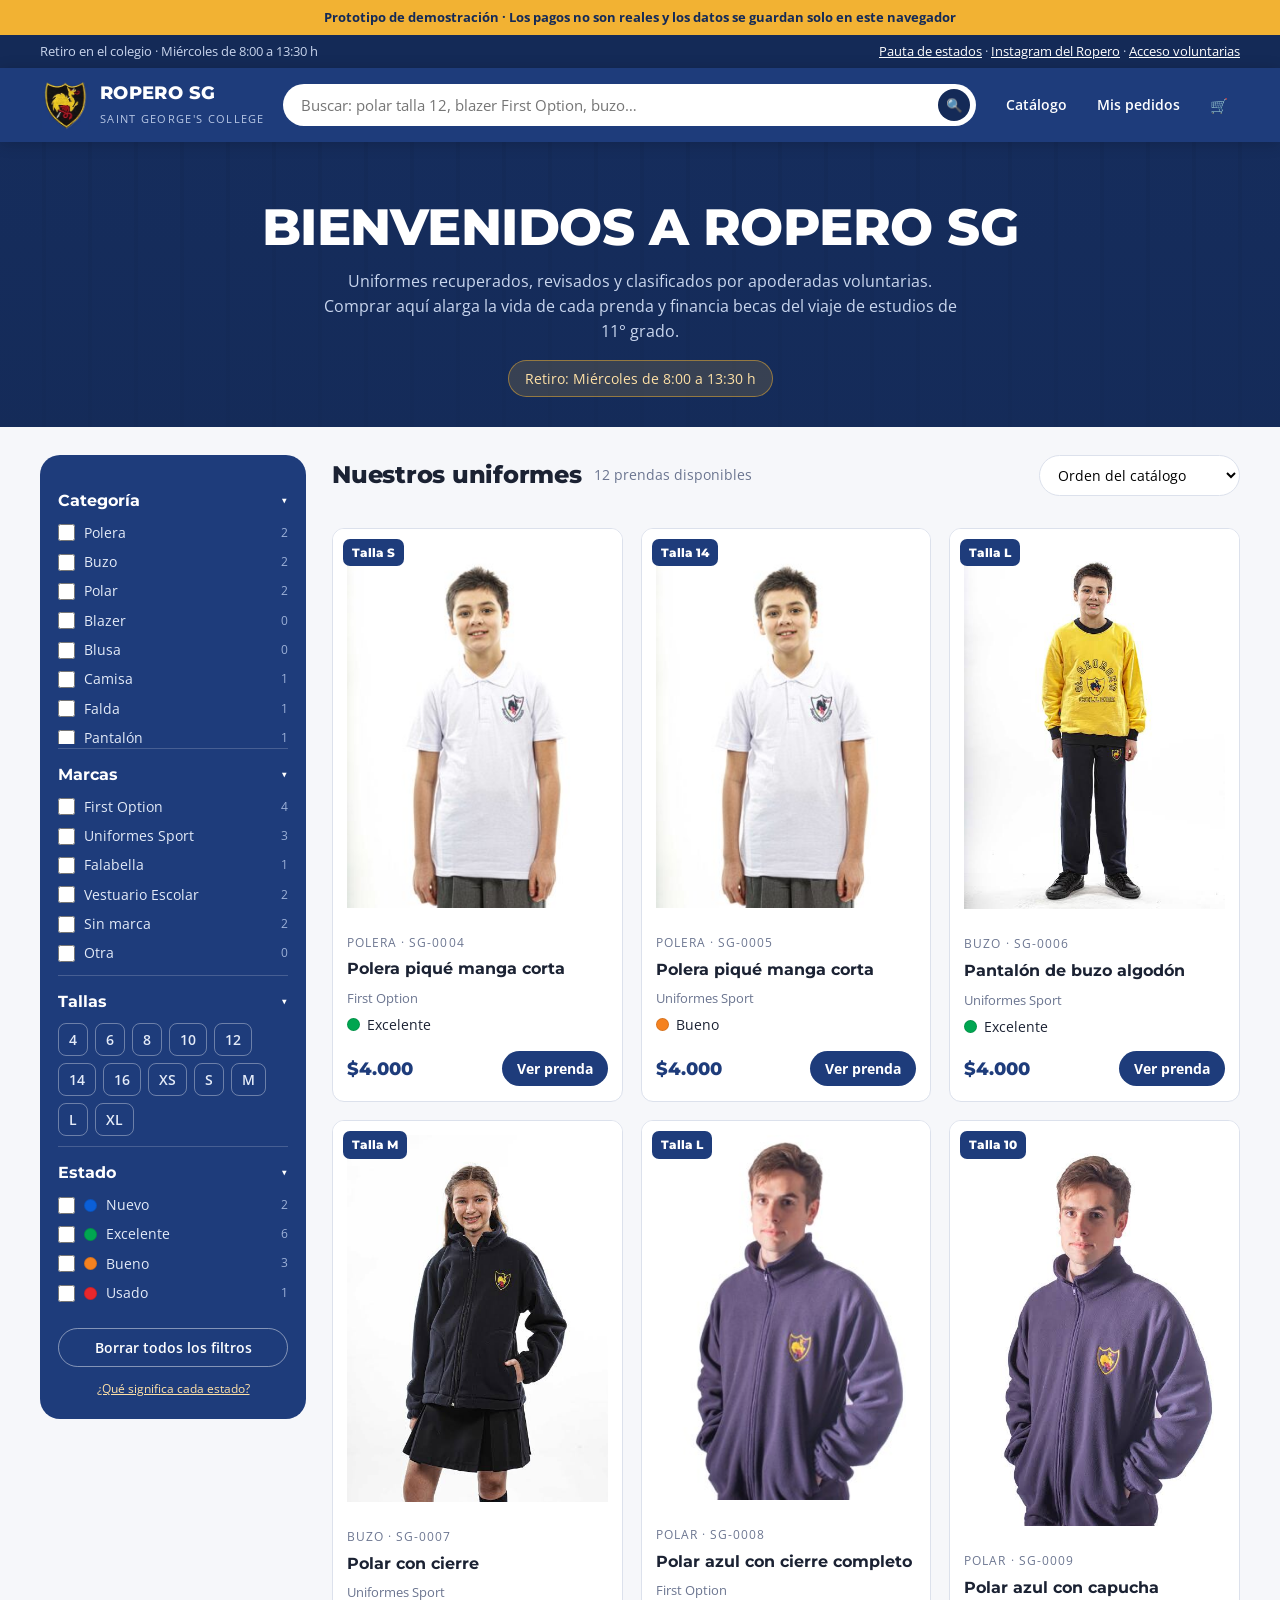
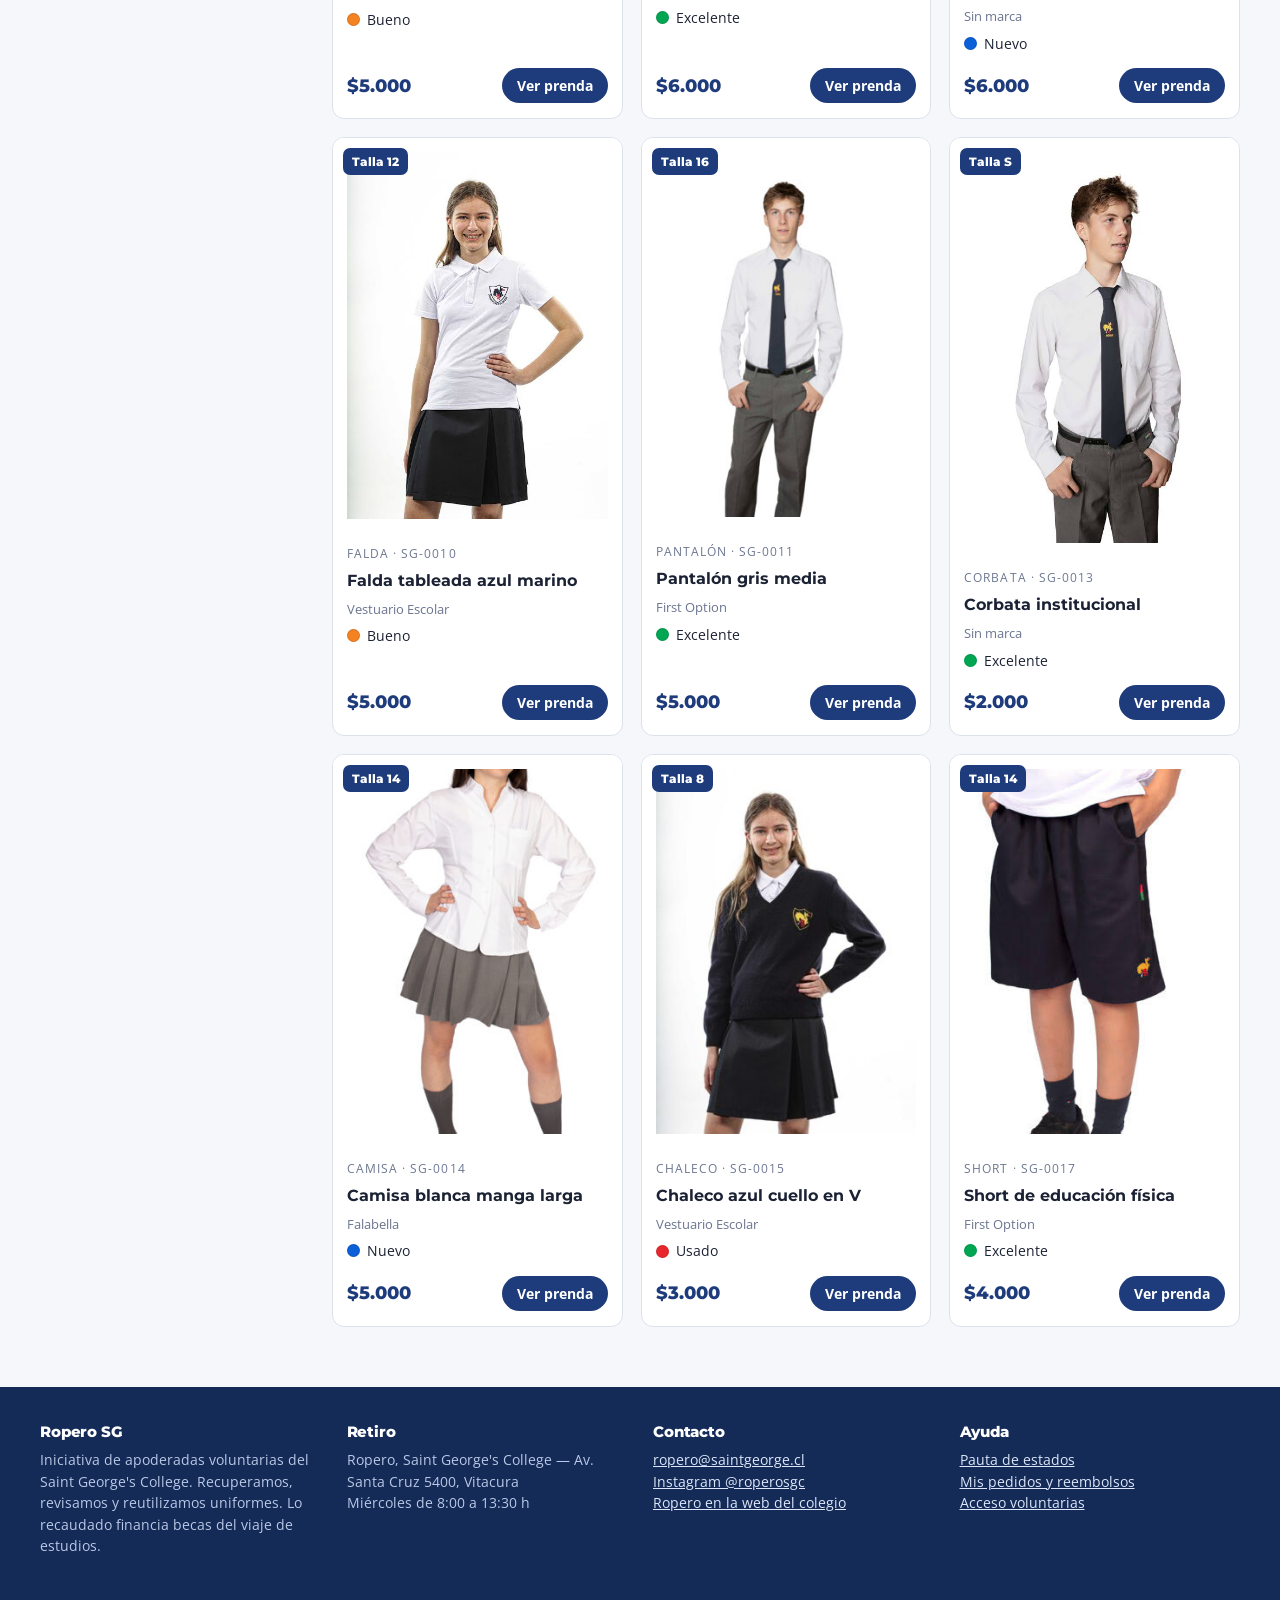
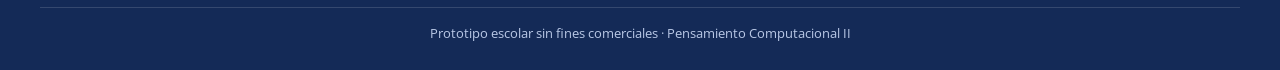
<file: index.html>
<!DOCTYPE html>
<html lang="es-CL">
<head>
<meta charset="UTF-8">
<meta name="viewport" content="width=device-width, initial-scale=1">
<title>Ropero SG — Uniformes de segunda mano | Saint George's College</title>
<meta name="description" content="Compra online de uniformes recuperados del Saint George's College. Filtra por tipo, marca, talla y estado.">
<link rel="preconnect" href="https://fonts.googleapis.com">
<link rel="preconnect" href="https://fonts.gstatic.com" crossorigin>
<link href="https://fonts.googleapis.com/css2?family=Montserrat:wght@600;700;800&family=Open+Sans:wght@400;600;700&display=swap" rel="stylesheet">
<link rel="stylesheet" href="css/estilos.css">
</head>
<body>

<div class="cinta-demo">
  Prototipo de demostración · Los pagos no son reales y los datos se guardan solo en este navegador
</div>

<div class="barra-superior">
  <div class="contenedor">
    <span>Retiro en el colegio · <span class="js-horario"></span></span>
    <span>
      <a href="pauta.html">Pauta de estados</a> ·
      <a class="js-instagram" href="#" target="_blank" rel="noopener">Instagram del Ropero</a> ·
      <a href="admin.html">Acceso voluntarias</a>
    </span>
  </div>
</div>

<header class="cabecera">
  <div class="contenedor">
    <a class="marca" href="index.html">
      <img class="escudo" src="images/Logobordadosgc.jpg" alt="Logo SG">
      <span>
        <span class="nombre">ROPERO SG</span><br>
        <span class="bajada">Saint George's College</span>
      </span>
    </a>

    <div class="buscador">
      <label class="solo-lectores" for="campoBusqueda">Buscar prendas</label>
      <input id="campoBusqueda" type="search" placeholder="Buscar: polar talla 12, blazer First Option, buzo…">
      <button class="lupa" onclick="pintarCatalogo()" aria-label="Buscar">🔍</button>
    </div>

    <nav class="menu">
      <a href="#" onclick="irACatalogo();return false;">Catálogo</a>
      <a href="#" onclick="irAPedidos();return false;">Mis pedidos</a>
      <button class="btn-carrito" onclick="abrirCarrito()" aria-label="Abrir carrito">
        🛒 <span id="contadorCarrito" class="contador" style="display:none">0</span>
      </button>
    </nav>
  </div>
</header>

<!-- ==================== VISTA: CATÁLOGO ==================== -->
<main id="vistaCatalogo" class="vista">

  <section class="portada">
    <div class="contenedor">
      <h1 id="tituloPortada">Bienvenidos a Ropero SG</h1>
      <p id="textoPortada"></p>
      <span class="destino" id="horarioPortada"></span>
    </div>
  </section>

  <div class="contenedor">
    <div class="catalogo">

      <aside class="filtros" id="panelFiltros" aria-label="Filtros"></aside>

      <section>
        <div class="barra-resultados">
          <h2>Nuestros uniformes</h2>
          <span class="conteo" id="conteo"></span>
          <button id="btnFiltrosMovil" class="btn btn-linea btn-chico"
            onclick="document.getElementById('panelFiltros').classList.toggle('plegado')">Filtros</button>
          <label class="solo-lectores" for="ordenar">Ordenar por</label>
          <select id="ordenar">
            <option value="recientes">Orden del catálogo</option>
            <option value="precio-asc">Precio: menor a mayor</option>
            <option value="precio-desc">Precio: mayor a menor</option>
            <option value="talla">Talla</option>
            <option value="estado">Mejor estado primero</option>
          </select>
        </div>

        <div class="chips" id="chipsFiltros"></div>
        <div class="grilla" id="grillaPrendas"></div>
      </section>

    </div>
  </div>
</main>

<!-- ==================== VISTA: CHECKOUT ==================== -->
<main id="vistaCheckout" class="vista oculto">
  <div class="contenedor">

    <div class="pasos">
      <span class="paso listo"><span class="n">1</span> Carrito</span>
      <span class="paso activo"><span class="n">2</span> Entrega y pago</span>
      <span class="paso"><span class="n">3</span> Completar pedido</span>
    </div>

    <div class="columnas">
      <div>

        <div class="caja">
          <h3>¿Quién compra?</h3>
          <p class="ayuda">Usamos estos datos solo para avisarte del retiro.</p>
          <div class="campo">
            <label for="compNombre">Nombre del apoderado o apoderada</label>
            <input id="compNombre" placeholder="Nombre y apellido">
          </div>
          <div class="dos">
            <div class="campo">
              <label for="compCorreo">Correo electrónico</label>
              <input id="compCorreo" type="email" placeholder="nombre@correo.cl">
              <p class="pista">Aquí llega el comprobante y el número de pedido.</p>
            </div>
            <div class="campo">
              <label for="compFono">Teléfono</label>
              <input id="compFono" type="tel" placeholder="+56 9 ...">
            </div>
          </div>
        </div>

        <div class="caja">
          <h3>¿Quién retira la prenda?</h3>
          <p class="ayuda">Retiro presencial en <span class="js-lugar"></span>. <span class="js-horario"></span>.</p>

          <label class="opcion">
            <input type="radio" name="retira" value="apoderado" checked onchange="cambiarRetiro()">
            <span><span class="t">Retira el apoderado o apoderada</span>
            <span class="d">La misma persona que hace la compra.</span></span>
          </label>

          <label class="opcion">
            <input type="radio" name="retira" value="estudiante" onchange="cambiarRetiro()">
            <span><span class="t">Retira el o la estudiante</span>
            <span class="d">Puede pasar en horario de recreo o a la salida.</span></span>
          </label>

          <label class="opcion">
            <input type="radio" name="retira" value="tercero" onchange="cambiarRetiro()">
            <span><span class="t">Retira otra persona</span>
            <span class="d">Nana, abuelo, otro apoderado. Debe presentar su carnet.</span></span>
          </label>

          <div id="datosEstudiante" class="oculto dos" style="margin-top:14px">
            <div class="campo"><label for="estNombre">Nombre del estudiante</label>
              <input id="estNombre" placeholder="Nombre y apellido"></div>
            <div class="campo"><label for="estCurso">Curso</label>
              <input id="estCurso" placeholder="Ej: 7°B"></div>
          </div>

          <div id="datosTercero" class="oculto dos" style="margin-top:14px">
            <div class="campo"><label for="terNombre">Nombre de quien retira</label>
              <input id="terNombre" placeholder="Nombre y apellido"></div>
            <div class="campo"><label for="terRut">RUT</label>
              <input id="terRut" placeholder="12.345.678-9"></div>
          </div>
        </div>

        <div class="caja">
          <h3>¿Cómo quieres pagar?</h3>
          <p class="ayuda">Todo lo recaudado va a las becas del viaje de estudios.</p>
          <div id="opcionesPago"></div>
        </div>

        <div style="display:flex;gap:11px;flex-wrap:wrap;margin-bottom:40px">
          <button class="btn btn-fantasma" onclick="irACatalogo()">← Seguir comprando</button>
          <button class="btn btn-dorado" onclick="confirmarPedido()">Confirmar pedido</button>
        </div>
      </div>

      <div class="resumen" id="resumenPedido"></div>
    </div>
  </div>
</main>

<!-- ==================== VISTA: CONFIRMACIÓN ==================== -->
<main id="vistaConfirmacion" class="vista oculto"></main>

<!-- ==================== VISTA: MIS PEDIDOS ==================== -->
<main id="vistaPedidos" class="vista oculto">
  <div class="contenedor" style="max-width:820px;padding-top:34px">
    <h2 style="font-size:1.7rem;margin-bottom:6px">Mis pedidos</h2>
    <p style="color:var(--tenue);margin-bottom:22px">
      Busca tu pedido con el número del comprobante y el correo que usaste al comprar.
      Desde aquí también puedes pedir un reembolso.
    </p>

    <div class="caja">
      <div class="dos">
        <div class="campo"><label for="buscarNumero">Número de pedido</label>
          <input id="buscarNumero" placeholder="RSG-2026-1001"></div>
        <div class="campo"><label for="buscarCorreo">Correo de la compra</label>
          <input id="buscarCorreo" type="email" placeholder="nombre@correo.cl"></div>
      </div>
      <button class="btn btn-azul" onclick="buscarPedido()">Buscar pedido</button>
    </div>

    <div id="resultadoPedidos"></div>

    <p style="padding-bottom:60px">
      <button class="btn btn-fantasma" onclick="irACatalogo()">← Volver al catálogo</button>
    </p>
  </div>
</main>

<footer class="pie">
  <div class="contenedor">
    <div>
      <h4>Ropero SG</h4>
      <p>Iniciativa de apoderadas voluntarias del Saint George's College. Recuperamos,
         revisamos y reutilizamos uniformes. Lo recaudado financia becas del viaje de estudios.</p>
    </div>
    <div>
      <h4>Retiro</h4>
      <p class="js-lugar"></p>
      <p class="js-horario"></p>
    </div>
    <div>
      <h4>Contacto</h4>
      <p><a class="js-correo" href="#"></a></p>
      <p><a class="js-instagram" href="#" target="_blank" rel="noopener">Instagram @roperosgc</a></p>
      <p><a href="https://saintgeorge.cl/familia/ropero/" target="_blank" rel="noopener">Ropero en la web del colegio</a></p>
    </div>
    <div>
      <h4>Ayuda</h4>
      <p><a href="pauta.html">Pauta de estados</a></p>
      <p><a href="#" onclick="irAPedidos();return false;">Mis pedidos y reembolsos</a></p>
      <p><a href="admin.html">Acceso voluntarias</a></p>
    </div>
    <div class="legal" style="grid-column:1/-1">
      Prototipo escolar sin fines comerciales · Pensamiento Computacional II
    </div>
  </div>
</footer>

<div id="capaModal"></div>
<div id="capaPanel"></div>

<script src="js/datos.js"></script>
<script src="js/tienda.js"></script>
</body>
</html>
</file>
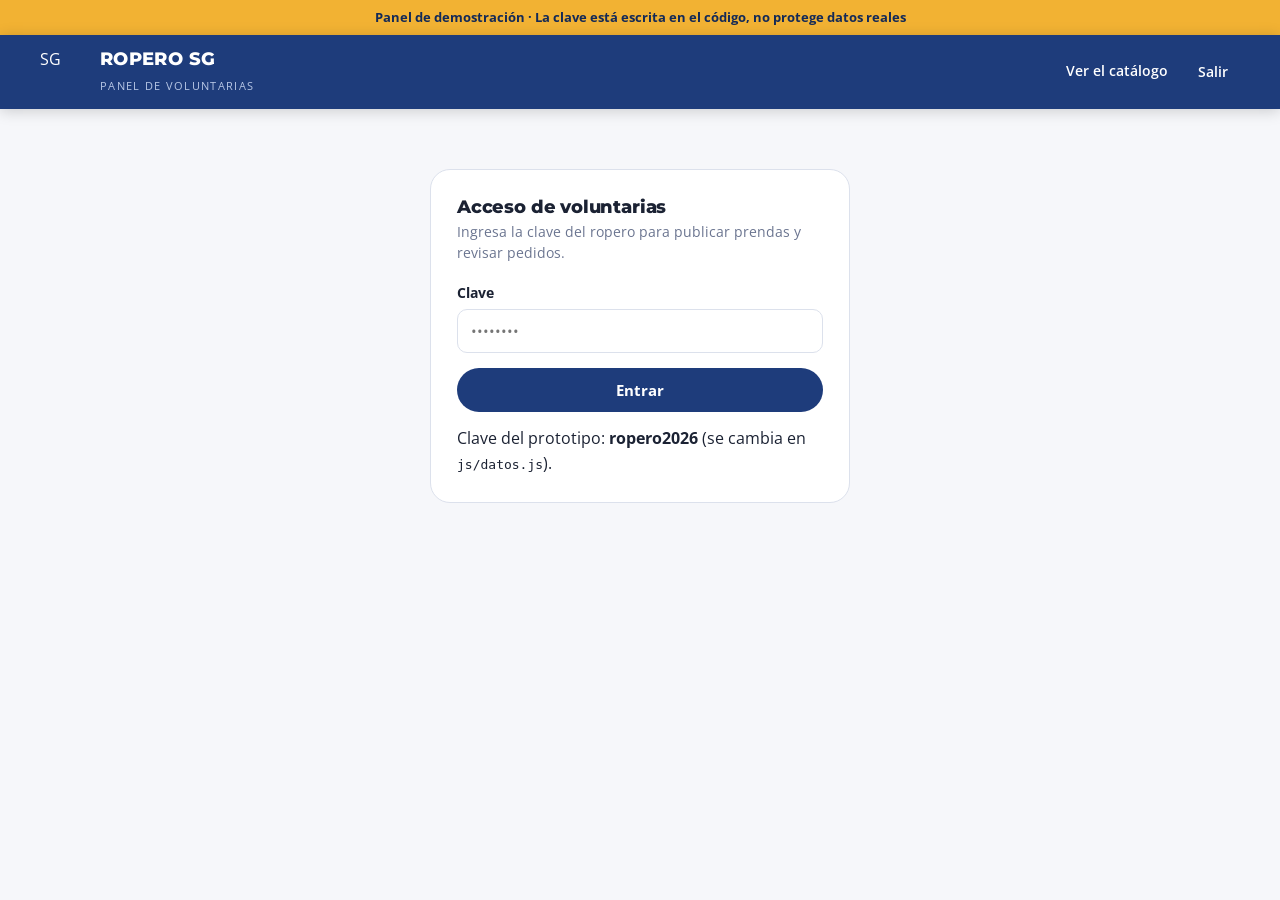
<file: admin.html>
<!DOCTYPE html>
<html lang="es-CL">
<head>
<meta charset="UTF-8">
<meta name="viewport" content="width=device-width, initial-scale=1">
<title>Panel del Ropero — Ropero SG</title>
<meta name="robots" content="noindex">
<link rel="preconnect" href="https://fonts.googleapis.com">
<link rel="preconnect" href="https://fonts.gstatic.com" crossorigin>
<link href="https://fonts.googleapis.com/css2?family=Montserrat:wght@600;700;800&family=Open+Sans:wght@400;600;700&display=swap" rel="stylesheet">
<link rel="stylesheet" href="css/estilos.css">
</head>
<body>

<div class="cinta-demo">
  Panel de demostración · La clave está escrita en el código, no protege datos reales
</div>

<header class="cabecera">
  <div class="contenedor">
    <a class="marca" href="index.html">
      <span class="escudo">SG</span>
      <span><span class="nombre">ROPERO SG</span><br>
      <span class="bajada">Panel de voluntarias</span></span>
    </a>
    <div style="flex:1"></div>
    <nav class="menu">
      <a href="index.html">Ver el catálogo</a>
      <button onclick="salir()">Salir</button>
    </nav>
  </div>
</header>

<!-- ==================== INGRESO ==================== -->
<main id="pantallaIngreso" class="contenedor" style="max-width:460px;padding-top:60px;padding-bottom:80px">
  <div class="caja">
    <h3>Acceso de voluntarias</h3>
    <p class="ayuda">Ingresa la clave del ropero para publicar prendas y revisar pedidos.</p>
    <div class="campo">
      <label for="claveIngreso">Clave</label>
      <input id="claveIngreso" type="password" placeholder="••••••••">
      <p class="pista" id="errorClave" style="color:var(--error)"></p>
    </div>
    <button class="btn btn-azul btn-ancho" onclick="entrar()">Entrar</button>
    <p class="pista" style="margin-top:14px">
      Clave del prototipo: <strong>ropero2026</strong> (se cambia en <code>js/datos.js</code>).
    </p>
  </div>
</main>

<!-- ==================== PANEL ==================== -->
<main id="panel" class="contenedor oculto" style="padding-top:26px;padding-bottom:70px">

  <h1 style="font-size:1.7rem;margin-bottom:4px">Panel del Ropero</h1>
  <p style="color:var(--tenue);margin-bottom:22px">
    Todo lo que hagas aquí se ve inmediatamente en el catálogo.
  </p>

  <div class="pestanas">
    <button data-p="prendas"    class="activa" onclick="pestana('prendas')">Prendas</button>
    <button data-p="nueva"                     onclick="pestana('nueva')">Agregar prenda</button>
    <button data-p="pedidos"                   onclick="pestana('pedidos')">Pedidos</button>
    <button data-p="reembolsos"                onclick="pestana('reembolsos')">Reembolsos</button>
    <button data-p="exportar"                  onclick="pestana('exportar')">Resumen y respaldo</button>
  </div>

  <!-- ---------- PRENDAS ---------- -->
  <section id="sec-prendas" class="seccion">
    <div style="display:flex;gap:12px;align-items:center;flex-wrap:wrap;margin-bottom:14px">
      <input id="filtroPrendas" placeholder="Buscar por código, nombre, marca o talla…"
             style="flex:1;min-width:220px;border:1px solid var(--borde);border-radius:10px;padding:11px 13px;font-family:var(--cuerpo)">
      <button class="btn btn-azul btn-chico" onclick="limpiarFormulario();pestana('nueva')">+ Agregar prenda</button>
    </div>
    <p style="color:var(--tenue);font-size:.87rem;margin-bottom:12px" id="totalPrendas"></p>
    <div class="tabla-marco" id="tablaPrendas"></div>
  </section>

  <!-- ---------- NUEVA PRENDA ---------- -->
  <section id="sec-nueva" class="seccion oculto">
    <div class="columnas">
      <div class="caja">
        <h3 id="tituloFormulario">Agregar una prenda</h3>
        <p class="ayuda">Los campos marcan exactamente lo que ve el apoderado en la ficha.</p>

        <div class="dos">
          <div class="campo"><label for="fCodigo">Código</label>
            <input id="fCodigo"><p class="pista">Se genera solo. Pégalo en la etiqueta física.</p></div>
          <div class="campo"><label for="fNombre">Nombre de la prenda</label>
            <input id="fNombre" placeholder="Ej: Polar azul con cierre completo"></div>
        </div>

        <div class="dos">
          <div class="campo"><label for="fTipo">Tipo de prenda</label><select id="fTipo"></select></div>
          <div class="campo"><label for="fMarca">Marca</label><select id="fMarca"></select></div>
        </div>

        <div class="dos">
          <div class="campo"><label for="fTalla">Talla</label><select id="fTalla"></select></div>
          <div class="campo"><label for="fEstado">Estado según la pauta</label><select id="fEstado"></select>
            <p class="pista"><a href="pauta.html" target="_blank">Revisar la pauta de estados</a></p></div>
        </div>

        <div class="dos">
          <div class="campo"><label for="fPrecio">Precio en pesos</label>
            <input id="fPrecio" type="number" min="0" step="500"></div>
          <div class="campo"><label for="fStock">Cantidad disponible</label>
            <input id="fStock" type="number" min="0" step="1"><p class="pista">Casi siempre 1: son prendas únicas.</p></div>
        </div>

        <div class="campo">
          <label for="fDetalle">Observaciones de la revisión</label>
          <textarea id="fDetalle" rows="3" placeholder="Ej: pilling leve en el cuello, insignia completa, cierre funcionando."></textarea>
          <p class="pista">Sé honesta con los defectos: evita reclamos y reembolsos.</p>
        </div>

        <div class="campo">
          <label for="fArchivo">Foto de la prenda</label>
          <input id="fArchivo" type="file" accept="image/*" onchange="previsualizar(this)">
          <p class="pista">Sobre fondo claro, prenda estirada. Máximo 900 KB.</p>
        </div>

        <div class="campo">
          <label for="fImagen">…o pega la ruta de una foto ya subida</label>
          <input id="fImagen" placeholder="img/polar-12.jpg">
        </div>

        <div id="vistaPrevia" style="margin-bottom:16px"></div>

        <label class="opcion">
          <input type="checkbox" id="fPublicado" checked>
          <span><span class="t">Publicar en el catálogo</span>
          <span class="d">Desmarca si todavía falta lavarla o fotografiarla.</span></span>
        </label>

        <div style="display:flex;gap:11px;flex-wrap:wrap;margin-top:16px">
          <button class="btn btn-azul" id="btnGuardar" onclick="guardarPrenda()">Guardar prenda</button>
          <button class="btn btn-fantasma" onclick="limpiarFormulario()">Limpiar formulario</button>
        </div>
      </div>

      <div class="caja">
        <h3>Cómo clasificar</h3>
        <p class="ayuda">Guía rápida para que todas usen el mismo criterio.</p>
        <ol style="padding-left:20px;display:flex;flex-direction:column;gap:9px;font-size:.9rem">
          <li>Revisa insignia, botones, cierres y bastas.</li>
          <li>Mira la prenda a contraluz: busca manchas y desgaste.</li>
          <li>Asigna el estado según la <a href="pauta.html" target="_blank">pauta</a>, sin excepciones.</li>
          <li>Toma la foto sobre fondo claro, prenda estirada.</li>
          <li>Escribe el defecto aunque sea chico.</li>
          <li>Pon el código impreso en la etiqueta física de la prenda.</li>
        </ol>
      </div>
    </div>
  </section>

  <!-- ---------- PEDIDOS ---------- -->
  <section id="sec-pedidos" class="seccion oculto">
    <p style="color:var(--tenue);font-size:.9rem;margin-bottom:14px">
      Lista de retiro. Antes de entregar, revisa el número de pedido y quién está autorizado a retirar.
    </p>
    <div class="tabla-marco" id="tablaPedidos"></div>
  </section>

  <!-- ---------- REEMBOLSOS ---------- -->
  <section id="sec-reembolsos" class="seccion oculto">
    <p style="color:var(--tenue);font-size:.9rem;margin-bottom:14px">
      Al aprobar un reembolso, las prendas vuelven automáticamente al catálogo.
    </p>
    <div id="listaReembolsos"></div>
  </section>

  <!-- ---------- EXPORTAR ---------- -->
  <section id="sec-exportar" class="seccion oculto">
    <div class="columnas">
      <div>
        <div class="caja">
          <h3>Guardar los cambios de verdad</h3>
          <p class="ayuda">Importante: lo que agregas en este panel se guarda en el navegador de este
            computador. Para que lo vea todo el mundo, descarga el archivo y súbelo a GitHub.</p>
          <ol style="padding-left:20px;display:flex;flex-direction:column;gap:8px;font-size:.9rem;margin-bottom:18px">
            <li>Aprieta "Descargar PRENDAS actualizado".</li>
            <li>Abre <code>js/datos.js</code> en Visual Studio Code.</li>
            <li>Reemplaza el bloque <code>const PRENDAS = [ … ];</code> por el del archivo descargado.</li>
            <li>Guarda y sube el cambio a GitHub.</li>
          </ol>
          <div style="display:flex;gap:11px;flex-wrap:wrap">
            <button class="btn btn-azul" onclick="exportarDatos()">Descargar PRENDAS actualizado</button>
            <button class="btn btn-linea" onclick="exportarVentas()">Descargar ventas en CSV</button>
          </div>
        </div>

        <div class="caja">
          <h3>Empezar de cero</h3>
          <p class="ayuda">Borra prendas, pedidos y carrito guardados en este navegador y vuelve
            a los datos originales de <code>js/datos.js</code>. Útil para demostrar el sitio.</p>
          <button class="btn btn-peligro" onclick="reiniciarTodo()">Reiniciar el prototipo</button>
        </div>
      </div>

      <div class="caja">
        <h3>Resumen</h3>
        <p class="ayuda">Cifras de este navegador.</p>
        <div id="resumenCifras"></div>
      </div>
    </div>
  </section>

</main>

<div id="aviso" style="display:none;position:fixed;left:50%;bottom:26px;transform:translateX(-50%);
  background:#142A57;color:#fff;padding:13px 22px;border-radius:999px;z-index:200;
  box-shadow:0 8px 24px rgba(0,0,0,.25);font-size:.9rem;max-width:90vw;text-align:center"></div>

<script src="js/datos.js"></script>
<script src="js/admin.js"></script>
</body>
</html>
</file>
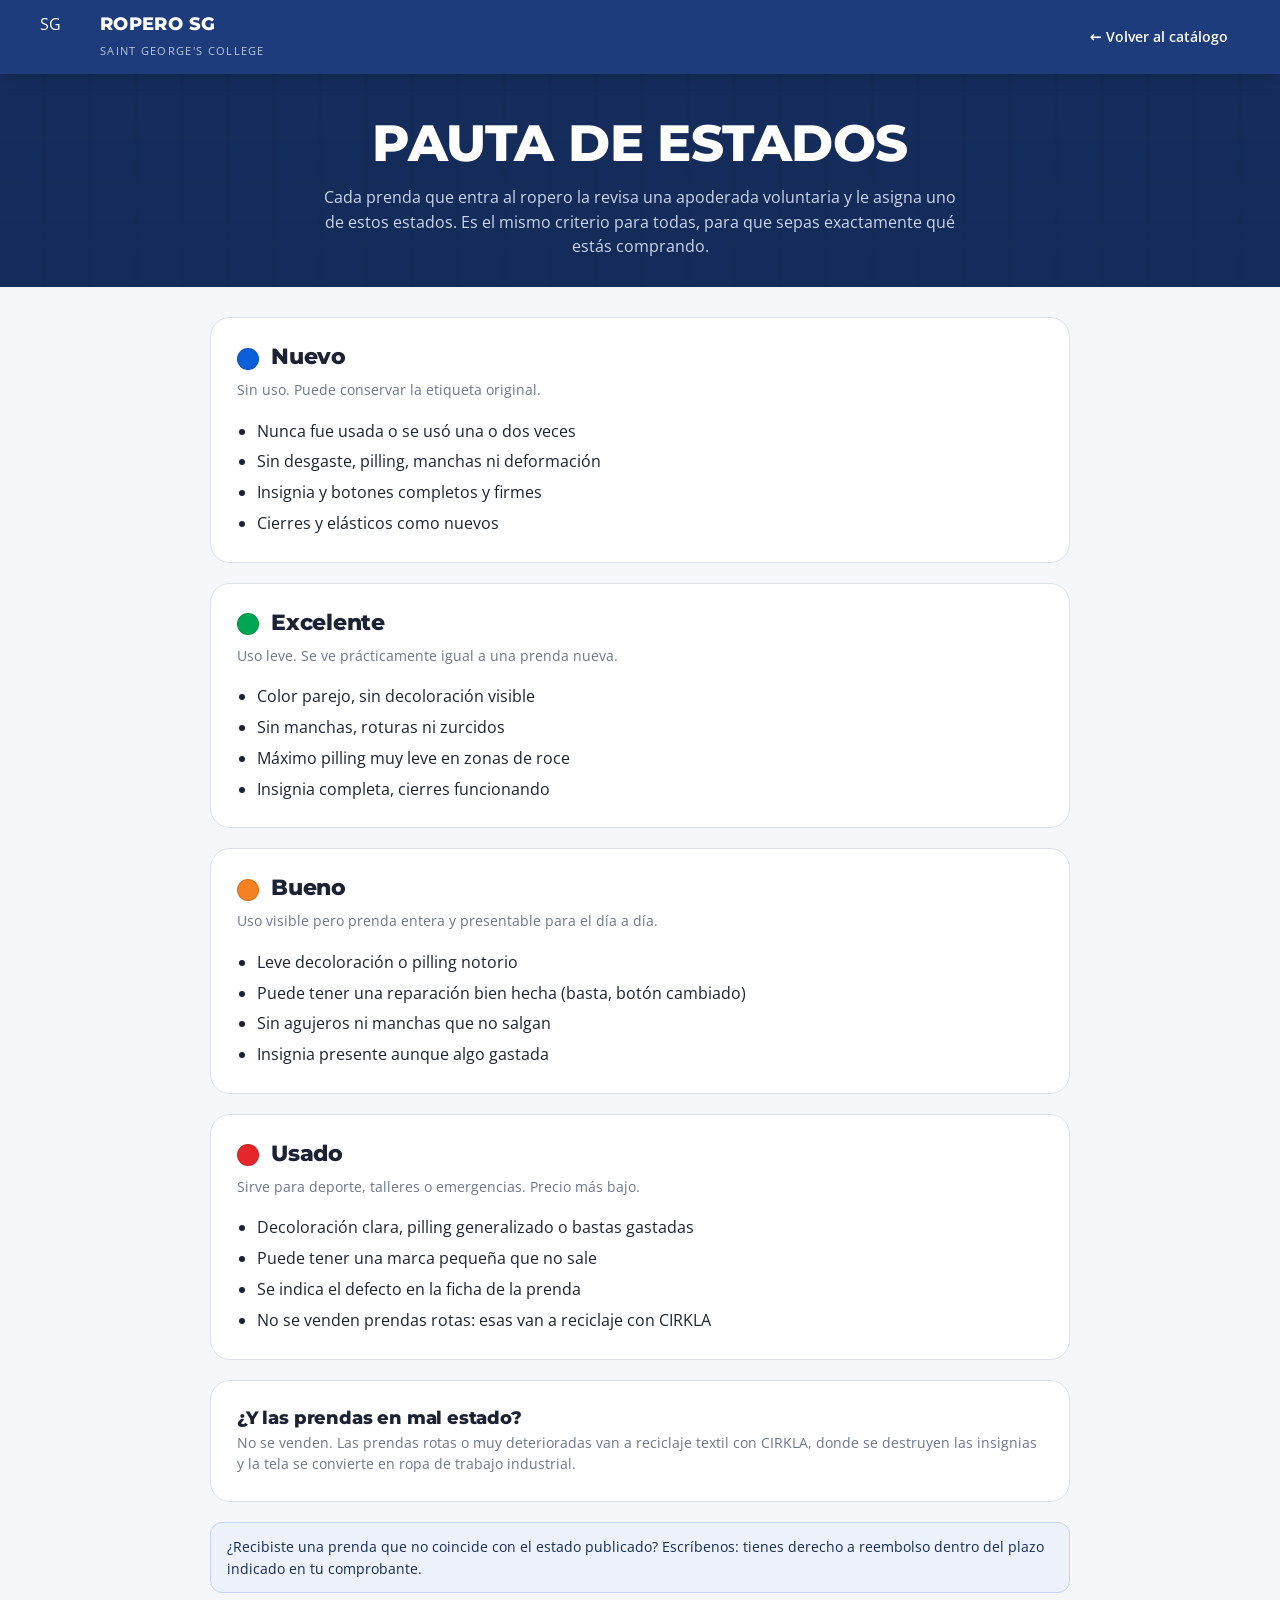
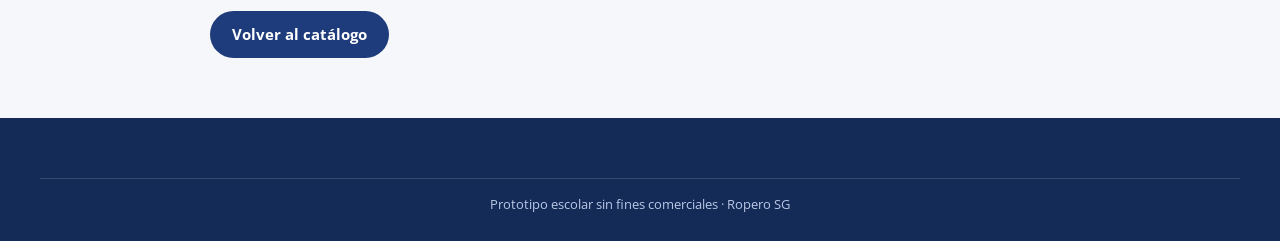
<file: pauta.html>
<!DOCTYPE html>
<html lang="es-CL">
<head>
<meta charset="UTF-8">
<meta name="viewport" content="width=device-width, initial-scale=1">
<title>Pauta de estados — Ropero SG</title>
<link rel="preconnect" href="https://fonts.googleapis.com">
<link rel="preconnect" href="https://fonts.gstatic.com" crossorigin>
<link href="https://fonts.googleapis.com/css2?family=Montserrat:wght@600;700;800&family=Open+Sans:wght@400;600;700&display=swap" rel="stylesheet">
<link rel="stylesheet" href="css/estilos.css">
</head>
<body>

<header class="cabecera">
  <div class="contenedor">
    <a class="marca" href="index.html">
      <span class="escudo">SG</span>
      <span><span class="nombre">ROPERO SG</span><br>
      <span class="bajada">Saint George's College</span></span>
    </a>
    <div style="flex:1"></div>
    <nav class="menu"><a href="index.html">← Volver al catálogo</a></nav>
  </div>
</header>

<section class="portada" style="padding:40px 0 28px">
  <div class="contenedor">
    <h1>Pauta de estados</h1>
    <p>Cada prenda que entra al ropero la revisa una apoderada voluntaria y le asigna
       uno de estos estados. Es el mismo criterio para todas, para que sepas exactamente
       qué estás comprando.</p>
  </div>
</section>

<main class="contenedor" style="max-width:900px;padding-top:30px;padding-bottom:60px">
  <div id="tarjetasPauta"></div>

  <div class="caja">
    <h3>¿Y las prendas en mal estado?</h3>
    <p class="ayuda" style="margin-bottom:0">
      No se venden. Las prendas rotas o muy deterioradas van a reciclaje textil con CIRKLA,
      donde se destruyen las insignias y la tela se convierte en ropa de trabajo industrial.
    </p>
  </div>

  <div class="aviso info">
    ¿Recibiste una prenda que no coincide con el estado publicado? Escríbenos:
    tienes derecho a reembolso dentro del plazo indicado en tu comprobante.
  </div>

  <a class="btn btn-azul" href="index.html">Volver al catálogo</a>
</main>

<footer class="pie">
  <div class="contenedor">
    <div class="legal" style="grid-column:1/-1">
      Prototipo escolar sin fines comerciales · Ropero SG
    </div>
  </div>
</footer>

<script src="js/datos.js"></script>
<script>
document.getElementById("tarjetasPauta").innerHTML =
  Object.entries(ESTADOS).map(([clave, e]) => `
    <div class="caja" id="${clave}">
      <div style="display:flex;align-items:center;gap:12px;margin-bottom:6px">
        <span class="punto" style="background:${e.color};width:22px;height:22px"></span>
        <h3 style="font-size:1.35rem">${e.etiqueta}</h3>
      </div>
      <p class="ayuda">${e.resumen}</p>
      <ul style="padding-left:20px;display:flex;flex-direction:column;gap:6px">
        ${e.criterios.map(c => `<li>${c}</li>`).join("")}
      </ul>
    </div>`).join("");

// Resalta el estado si se llega con #excelente, #bueno, etc.
if (location.hash){
  const t = document.querySelector(location.hash);
  if (t){ t.style.outline = "3px solid var(--dorado)"; t.scrollIntoView({block:"center"}); }
}
</script>
</body>
</html>
</file>
<file: css/estilos.css>
/* ============================================================
   ROPERO SG — Hoja de estilos
   Todo el color y la tipografía se controlan desde :root
   ============================================================ */

:root{
  /* --- Paleta institucional Saint George --- */
  --azul:        #1E3C7B;   /* azul principal (barras, botones, titulares) */
  --azul-oscuro: #142A57;   /* hover y footer */
  --azul-tenue:  #EDF1F9;   /* fondos suaves */
  --dorado:      #F2B233;   /* acento (botón "Comprar ahora", detalles del portón) */
  --dorado-osc:  #D89A1C;

  /* --- Neutros --- */
  --blanco:  #FFFFFF;
  --papel:   #F6F7FA;
  --borde:   #DCE1EC;
  --texto:   #1B2233;
  --tenue:   #6B7590;

  /* --- Semánticos --- */
  --ok:    #00A651;
  --alerta:#F58220;
  --error: #E8272C;

  /* --- Tipografía --- */
  --display: 'Montserrat', 'Segoe UI', system-ui, sans-serif;
  --cuerpo:  'Open Sans', 'Segoe UI', system-ui, sans-serif;

  /* --- Medidas --- */
  --radio:   12px;
  --radio-g: 20px;
  --sombra:  0 2px 10px rgba(20,42,87,.08);
  --sombra-g:0 12px 32px rgba(20,42,87,.18);
  --ancho:   1240px;
}

*{ box-sizing:border-box; margin:0; padding:0; }

html{ scroll-behavior:smooth; }

body{
  font-family:var(--cuerpo);
  color:var(--texto);
  background:var(--papel);
  line-height:1.55;
  -webkit-font-smoothing:antialiased;
}

h1,h2,h3,h4,.display{ font-family:var(--display); font-weight:800; line-height:1.15; letter-spacing:-.01em; }

a{ color:var(--azul); }

img{ max-width:100%; display:block; }

.contenedor{ max-width:var(--ancho); margin:0 auto; padding:0 20px; }

.oculto{ display:none !important; }

.solo-lectores{
  position:absolute; width:1px; height:1px; overflow:hidden;
  clip:rect(0 0 0 0); white-space:nowrap;
}

/* ============================ ENCABEZADO ============================ */

.barra-superior{
  background:var(--azul-oscuro); color:#C8D4EC;
  font-size:.8rem; padding:7px 0;
}
.barra-superior .contenedor{ display:flex; justify-content:space-between; gap:16px; flex-wrap:wrap; }
.barra-superior a{ color:#fff; }

header.cabecera{
  background:var(--azul);
  position:sticky; top:0; z-index:60;
  box-shadow:0 2px 14px rgba(0,0,0,.18);
}
.cabecera .contenedor{
  display:flex; align-items:center; gap:18px;
  padding-top:12px; padding-bottom:12px;
}

.marca{ display:flex; align-items:center; gap:10px; color:#fff; text-decoration:none; flex-shrink:0; }
.marca .escudo {
    width: 50px;
    height: 50px;
    object-fit: contain;
}
.marca .nombre{ font-family:var(--display); font-weight:800; font-size:1.15rem; letter-spacing:.02em; line-height:1; }
.marca .bajada{ font-size:.68rem; color:#B9C8E6; letter-spacing:.12em; text-transform:uppercase; }

.buscador{ flex:1; position:relative; min-width:160px; }
.buscador input{
  width:100%; border:0; border-radius:999px;
  padding:11px 44px 11px 18px; font-family:var(--cuerpo); font-size:.95rem;
}
.buscador input:focus{ outline:3px solid var(--dorado); }
.buscador .lupa{
  position:absolute; right:6px; top:50%; transform:translateY(-50%);
  background:var(--azul-oscuro); border:0; color:#fff; cursor:pointer;
  width:32px; height:32px; border-radius:50%; display:grid; place-items:center;
}

nav.menu{ display:flex; align-items:center; gap:6px; }
nav.menu a, nav.menu button{
  color:#fff; text-decoration:none; font-size:.9rem; font-weight:600;
  background:transparent; border:0; cursor:pointer; font-family:var(--cuerpo);
  padding:9px 12px; border-radius:8px; white-space:nowrap;
}
nav.menu a:hover, nav.menu button:hover{ background:rgba(255,255,255,.14); }

.btn-carrito{ position:relative; }
.contador{
  position:absolute; top:0; right:2px; min-width:19px; height:19px;
  background:var(--dorado); color:var(--azul-oscuro);
  border-radius:999px; font-size:.7rem; font-weight:800;
  display:grid; place-items:center; padding:0 4px;
}

/* ============================ PORTADA ============================ */

.portada{
  background:
    linear-gradient(180deg, rgba(20,42,87,.86), rgba(20,42,87,.94)),
    repeating-linear-gradient(90deg, #1E3C7B 0 42px, #172F60 42px 46px);
  color:#fff; padding:56px 0 30px; text-align:center;
}
.portada h1{ font-size:clamp(1.9rem,5vw,3.2rem); text-transform:uppercase; }
.portada p{ color:#C9D6EE; max-width:640px; margin:12px auto 0; }
.portada .destino{
  display:inline-block; margin-top:16px; background:rgba(242,178,51,.16);
  border:1px solid rgba(242,178,51,.5); color:#FFE1A6;
  border-radius:999px; padding:7px 16px; font-size:.85rem;
}

/* ============================ DISEÑO CATÁLOGO ============================ */

.catalogo{ display:grid; grid-template-columns:266px 1fr; gap:26px; padding:28px 0 60px; align-items:start; }

/* --- Panel de filtros --- */
.filtros{
  background:var(--azul); color:#fff; border-radius:var(--radio-g);
  padding:20px 18px; position:sticky; top:86px;
}
.filtros h2{ font-size:1.15rem; margin-bottom:4px; }
.filtros .sub{ font-size:.8rem; color:#B9C8E6; margin-bottom:14px; }

.grupo{ border-top:1px solid rgba(255,255,255,.18); padding:12px 0 4px; }
.grupo:first-of-type{ border-top:0; }
.grupo > button{
  width:100%; display:flex; justify-content:space-between; align-items:center;
  background:none; border:0; color:#fff; cursor:pointer;
  font-family:var(--display); font-weight:700; font-size:1rem; padding:4px 0;
}
.grupo > button .flecha{ transition:transform .18s; font-size:.7rem; }
.grupo[data-abierto="no"] > button .flecha{ transform:rotate(-90deg); }
.grupo[data-abierto="no"] .opciones{ display:none; }
.opciones{ padding:8px 0 6px; display:flex; flex-direction:column; gap:7px; max-height:230px; overflow:auto; }
.opciones label{ display:flex; align-items:center; gap:9px; font-size:.9rem; cursor:pointer; color:#E4EBF8; }
.opciones input{ width:17px; height:17px; accent-color:var(--dorado); cursor:pointer; flex-shrink:0; }
.opciones .cant{ margin-left:auto; font-size:.75rem; color:#9FB3D9; }
.opciones.tallas{ flex-direction:row; flex-wrap:wrap; gap:7px; }
.opciones.tallas label{
  border:1px solid rgba(255,255,255,.35); border-radius:8px;
  padding:5px 10px; font-size:.85rem; font-weight:600;
}
.opciones.tallas input{ position:absolute; opacity:0; width:1px; height:1px; }
.opciones.tallas label:focus-within{ outline:3px solid var(--dorado); outline-offset:2px; }
.opciones.tallas label.marcada,
.opciones.tallas label:has(input:checked){ background:var(--dorado); color:var(--azul-oscuro); border-color:var(--dorado); }

.limpiar{
  width:100%; margin-top:14px; background:transparent; color:#fff; cursor:pointer;
  border:1px solid rgba(255,255,255,.45); border-radius:999px; padding:9px;
  font-family:var(--cuerpo); font-weight:600; font-size:.85rem;
}
.limpiar:hover{ background:rgba(255,255,255,.14); }

/* --- Encabezado de resultados --- */
.barra-resultados{ display:flex; align-items:center; gap:12px; flex-wrap:wrap; margin-bottom:16px; }
.barra-resultados h2{ font-size:1.5rem; }
.barra-resultados .conteo{ color:var(--tenue); font-size:.9rem; }
.barra-resultados select{
  margin-left:auto; border:1px solid var(--borde); background:#fff;
  border-radius:999px; padding:9px 14px; font-family:var(--cuerpo); font-size:.88rem; cursor:pointer;
}
#btnFiltrosMovil{ display:none; }

.chips{ display:flex; flex-wrap:wrap; gap:8px; margin-bottom:16px; }
.chip{
  background:#fff; border:1px solid var(--borde); border-radius:999px;
  padding:5px 8px 5px 13px; font-size:.82rem; display:flex; align-items:center; gap:7px;
}
.chip button{ border:0; background:var(--azul-tenue); color:var(--azul); cursor:pointer;
  width:19px; height:19px; border-radius:50%; font-size:.75rem; line-height:1; }

/* --- Grilla de prendas --- */
.grilla{ display:grid; grid-template-columns:repeat(auto-fill,minmax(215px,1fr)); gap:18px; }

.prenda{
  background:#fff; border:1px solid var(--borde); border-radius:var(--radio);
  overflow:hidden; display:flex; flex-direction:column;
  transition:transform .16s, box-shadow .16s;
}
.prenda:hover{ transform:translateY(-3px); box-shadow:var(--sombra-g); }
.prenda .foto{ position:relative; background:#fff; aspect-ratio:1/1; padding:14px; }
.prenda .foto img{ width:100%; height:100%; object-fit:contain; }
.prenda .talla-flotante{
  position:absolute; left:10px; top:10px; background:var(--azul); color:#fff;
  font-family:var(--display); font-weight:800; font-size:.78rem;
  border-radius:7px; padding:4px 9px;
}
.prenda .cuerpo{ padding:12px 14px 15px; display:flex; flex-direction:column; gap:6px; flex:1; }
.prenda .tipo{ font-size:.72rem; text-transform:uppercase; letter-spacing:.09em; color:var(--tenue); }
.prenda .nombre{ font-family:var(--display); font-weight:700; font-size:.98rem; }
.prenda .marca{ font-size:.83rem; color:var(--tenue); }
.prenda .pie{ display:flex; align-items:center; justify-content:space-between; gap:8px; margin-top:auto; padding-top:8px; }
.prenda .precio{ font-family:var(--display); font-weight:800; font-size:1.12rem; color:var(--azul); }

.punto{ width:13px; height:13px; border-radius:50%; display:inline-block; flex-shrink:0; border:1px solid rgba(0,0,0,.12); }
.estado-linea{ display:flex; align-items:center; gap:7px; font-size:.85rem; }

.sin-stock{ opacity:.55; }
.etiqueta-vendido{
  position:absolute; inset:auto 10px 10px auto; background:var(--texto); color:#fff;
  font-size:.72rem; font-weight:700; border-radius:6px; padding:3px 8px;
}

.vacio{ background:#fff; border:1px dashed var(--borde); border-radius:var(--radio-g); padding:48px 24px; text-align:center; grid-column:1/-1; }
.vacio h3{ margin-bottom:6px; }
.vacio p{ color:var(--tenue); }

/* ============================ BOTONES ============================ */

.btn{
  border:0; border-radius:999px; cursor:pointer; font-family:var(--cuerpo);
  font-weight:700; font-size:.92rem; padding:12px 22px;
  display:inline-flex; align-items:center; justify-content:center; gap:9px;
  text-decoration:none; transition:filter .15s, background .15s;
}
.btn:hover{ filter:brightness(1.07); }
.btn:disabled{ opacity:.45; cursor:not-allowed; filter:none; }
.btn-azul{ background:var(--azul); color:#fff; }
.btn-dorado{ background:var(--dorado); color:var(--azul-oscuro); }
.btn-linea{ background:#fff; color:var(--azul); border:1.5px solid var(--azul); }
.btn-fantasma{ background:transparent; color:var(--tenue); border:1px solid var(--borde); }
.btn-chico{ padding:8px 15px; font-size:.85rem; }
.btn-ancho{ width:100%; }
.btn-peligro{ background:var(--error); color:#fff; }

:focus-visible{ outline:3px solid var(--dorado); outline-offset:2px; }

/* ============================ MODAL / FICHA ============================ */

.telon{
  position:fixed; inset:0; background:rgba(15,25,50,.6);
  display:grid; place-items:center; padding:20px; z-index:100; overflow:auto;
}
.modal{
  background:#fff; border-radius:var(--radio-g); width:min(980px,100%);
  max-height:92vh; overflow:auto; position:relative; box-shadow:var(--sombra-g);
}
.cerrar{
  position:absolute; right:14px; top:14px; z-index:2;
  width:36px; height:36px; border-radius:50%; border:0; cursor:pointer;
  background:var(--azul-tenue); color:var(--azul); font-size:1.2rem; line-height:1;
}

.ficha{ display:grid; grid-template-columns:1fr 1fr; gap:0; }
.ficha .imagen{ background:#fff; border-right:1px solid var(--borde); padding:28px; display:grid; place-items:center; }
.ficha .imagen img{ max-height:430px; object-fit:contain; }
.ficha .datos{ padding:34px 32px; }
.ficha .datos h2{ font-size:1.6rem; margin-bottom:14px; }
.ficha dl{ display:grid; grid-template-columns:auto 1fr; gap:9px 14px; margin-bottom:18px; }
.ficha dt{ font-family:var(--display); font-weight:800; }
.ficha dd{ display:flex; align-items:center; gap:9px; flex-wrap:wrap; }
.ficha .ver-pauta{ font-style:italic; font-size:.88rem; }
.ficha .notas{ background:var(--azul-tenue); border-radius:var(--radio); padding:13px 15px; font-size:.9rem; margin-bottom:18px; }
.ficha .precio-grande{ font-family:var(--display); font-weight:800; font-size:2rem; color:var(--azul); margin-bottom:4px; }
.ficha .acciones{ display:flex; gap:11px; flex-wrap:wrap; margin-top:20px; }

/* ============================ CARRITO (panel lateral) ============================ */

.panel{
  position:fixed; top:0; right:0; height:100%; width:min(420px,100%);
  background:#fff; z-index:110; box-shadow:-8px 0 30px rgba(0,0,0,.2);
  display:flex; flex-direction:column;
}
.panel header{ background:var(--azul); color:#fff; padding:18px 20px; display:flex; justify-content:space-between; align-items:center; }
.panel header h2{ font-size:1.15rem; }
.panel header button{ background:none; border:0; color:#fff; font-size:1.5rem; cursor:pointer; line-height:1; }
.panel .lista{ flex:1; overflow:auto; padding:16px 20px; display:flex; flex-direction:column; gap:14px; }
.panel footer{ border-top:1px solid var(--borde); padding:18px 20px; background:var(--papel); }

.linea-carro{ display:grid; grid-template-columns:66px 1fr auto; gap:12px; align-items:center; }
.linea-carro .mini{ background:#fff; border:1px solid var(--borde); border-radius:9px; aspect-ratio:1/1; padding:6px; }
.linea-carro .mini img{ width:100%; height:100%; object-fit:contain; }
.linea-carro .t{ font-weight:700; font-size:.9rem; }
.linea-carro .s{ font-size:.8rem; color:var(--tenue); }
.linea-carro .quitar{ background:none; border:0; color:var(--error); cursor:pointer; font-size:1.15rem; }

.total-fila{ display:flex; justify-content:space-between; margin-bottom:5px; font-size:.92rem; }
.total-fila.grande{ font-family:var(--display); font-weight:800; font-size:1.25rem; color:var(--azul); margin:10px 0 14px; }

/* ============================ CHECKOUT ============================ */

.pasos{ display:flex; justify-content:center; gap:10px; flex-wrap:wrap; margin:30px 0 26px; }
.paso{
  display:flex; align-items:center; gap:9px; border:2px solid var(--borde);
  background:#fff; border-radius:999px; padding:10px 22px; color:var(--tenue); font-weight:700; font-size:.92rem;
}
.paso .n{ width:24px; height:24px; border-radius:50%; background:var(--borde); color:#fff; display:grid; place-items:center; font-size:.8rem; }
.paso.activo{ border-color:var(--ok); color:var(--ok); }
.paso.activo .n{ background:var(--ok); }
.paso.listo{ border-color:var(--azul); color:var(--azul); }
.paso.listo .n{ background:var(--azul); }

.caja{ background:#fff; border:1px solid var(--borde); border-radius:var(--radio-g); padding:26px; margin-bottom:20px; }
.caja h3{ font-size:1.15rem; margin-bottom:4px; }
.caja .ayuda{ color:var(--tenue); font-size:.87rem; margin-bottom:18px; }

.columnas{ display:grid; grid-template-columns:1fr 380px; gap:24px; align-items:start; padding-bottom:60px; }
.resumen{ position:sticky; top:86px; }

.campo{ margin-bottom:15px; }
.campo label{ display:block; font-weight:700; font-size:.87rem; margin-bottom:6px; }
.campo input, .campo select, .campo textarea{
  width:100%; border:1px solid var(--borde); border-radius:10px;
  padding:11px 13px; font-family:var(--cuerpo); font-size:.95rem; background:#fff; color:var(--texto);
}
.campo input:focus, .campo select:focus, .campo textarea:focus{ outline:2px solid var(--azul); border-color:var(--azul); }
.campo .pista{ font-size:.78rem; color:var(--tenue); margin-top:5px; }
.dos{ display:grid; grid-template-columns:1fr 1fr; gap:14px; }

.opcion{
  display:flex; gap:12px; align-items:flex-start; border:1.5px solid var(--borde);
  border-radius:var(--radio); padding:14px 16px; cursor:pointer; margin-bottom:10px; background:#fff;
}
.opcion:has(input:checked){ border-color:var(--azul); background:var(--azul-tenue); }
.opcion input{ margin-top:3px; width:18px; height:18px; accent-color:var(--azul); flex-shrink:0; }
.opcion .t{ font-weight:700; font-size:.95rem; }
.opcion .d{ font-size:.84rem; color:var(--tenue); }

.aviso{
  border-radius:var(--radio); padding:13px 16px; font-size:.87rem; margin-bottom:18px;
  background:#FFF6E3; border:1px solid #F3D79A; color:#6B4E10;
}
.aviso.info{ background:var(--azul-tenue); border-color:#C6D4EE; color:var(--azul-oscuro); }

.exito{ text-align:center; padding:46px 26px; }
.exito .tic{ width:74px; height:74px; border-radius:50%; background:var(--ok); color:#fff; display:grid; place-items:center; font-size:2.2rem; margin:0 auto 18px; }
.exito h2{ font-size:1.7rem; margin-bottom:8px; }
.exito .numero{ font-family:var(--display); font-weight:800; font-size:1.5rem; color:var(--azul); background:var(--azul-tenue); border-radius:var(--radio); padding:12px 24px; display:inline-block; margin:16px 0; letter-spacing:.05em; }

/* ============================ TABLAS (admin / pedidos) ============================ */

.tabla-marco{ overflow:auto; border:1px solid var(--borde); border-radius:var(--radio); background:#fff; }
table{ width:100%; border-collapse:collapse; font-size:.88rem; }
th{ background:var(--azul-tenue); text-align:left; padding:11px 13px; font-family:var(--display); font-weight:700; white-space:nowrap; }
td{ padding:11px 13px; border-top:1px solid var(--borde); vertical-align:middle; }
td .punto{ vertical-align:middle; margin-right:4px; }
td:has(.punto){ white-space:nowrap; }
tr:hover td{ background:#FAFBFE; }

.pastilla{ display:inline-block; border-radius:999px; padding:3px 11px; font-size:.76rem; font-weight:700; }
.pastilla.gris{ background:#E9ECF3; color:#4A5570; }
.pastilla.verde{ background:#DFF6E8; color:#0A7A3D; }
.pastilla.ambar{ background:#FFF0D6; color:#8A5D00; }
.pastilla.roja{ background:#FDE3E3; color:#A81B1F; }

/* ============================ PESTAÑAS ADMIN ============================ */

.pestanas{ display:flex; gap:6px; border-bottom:2px solid var(--borde); margin-bottom:24px; flex-wrap:wrap; }
.pestanas button{
  background:none; border:0; border-bottom:3px solid transparent; margin-bottom:-2px;
  padding:12px 18px; cursor:pointer; font-family:var(--display); font-weight:700;
  font-size:.95rem; color:var(--tenue);
}
.pestanas button.activa{ color:var(--azul); border-bottom-color:var(--azul); }

/* ============================ PIE ============================ */

footer.pie{ background:var(--azul-oscuro); color:#B9C8E6; padding:36px 0 26px; font-size:.87rem; }
footer.pie .contenedor{ display:grid; grid-template-columns:repeat(auto-fit,minmax(220px,1fr)); gap:26px; }
footer.pie h4{ color:#fff; font-size:.95rem; margin-bottom:9px; }
footer.pie a{ color:#DCE6F8; }
footer.pie .legal{ border-top:1px solid rgba(255,255,255,.14); margin-top:24px; padding-top:16px; text-align:center; font-size:.8rem; }

/* ============================ AVISO MODO DEMO ============================ */

.cinta-demo{
  background:var(--dorado); color:var(--azul-oscuro); text-align:center;
  font-size:.83rem; font-weight:700; padding:7px 16px;
}

/* ============================ RESPONSIVE ============================ */

@media (max-width:1000px){
  .catalogo{ grid-template-columns:1fr; }
  .filtros{ position:static; }
  .filtros.plegado{ display:none; }
  #btnFiltrosMovil{ display:inline-flex; }
  .columnas{ grid-template-columns:1fr; }
  .resumen{ position:static; }
}
@media (max-width:760px){
  .cabecera .contenedor{ flex-wrap:wrap; }
  .buscador{ order:3; flex-basis:100%; }
  .ficha{ grid-template-columns:1fr; }
  .ficha .imagen{ border-right:0; border-bottom:1px solid var(--borde); }
  .dos{ grid-template-columns:1fr; }
  .marca .bajada{ display:none; }
}

@media (prefers-reduced-motion:reduce){
  *{ animation:none !important; transition:none !important; }
  html{ scroll-behavior:auto; }
}
</file>
